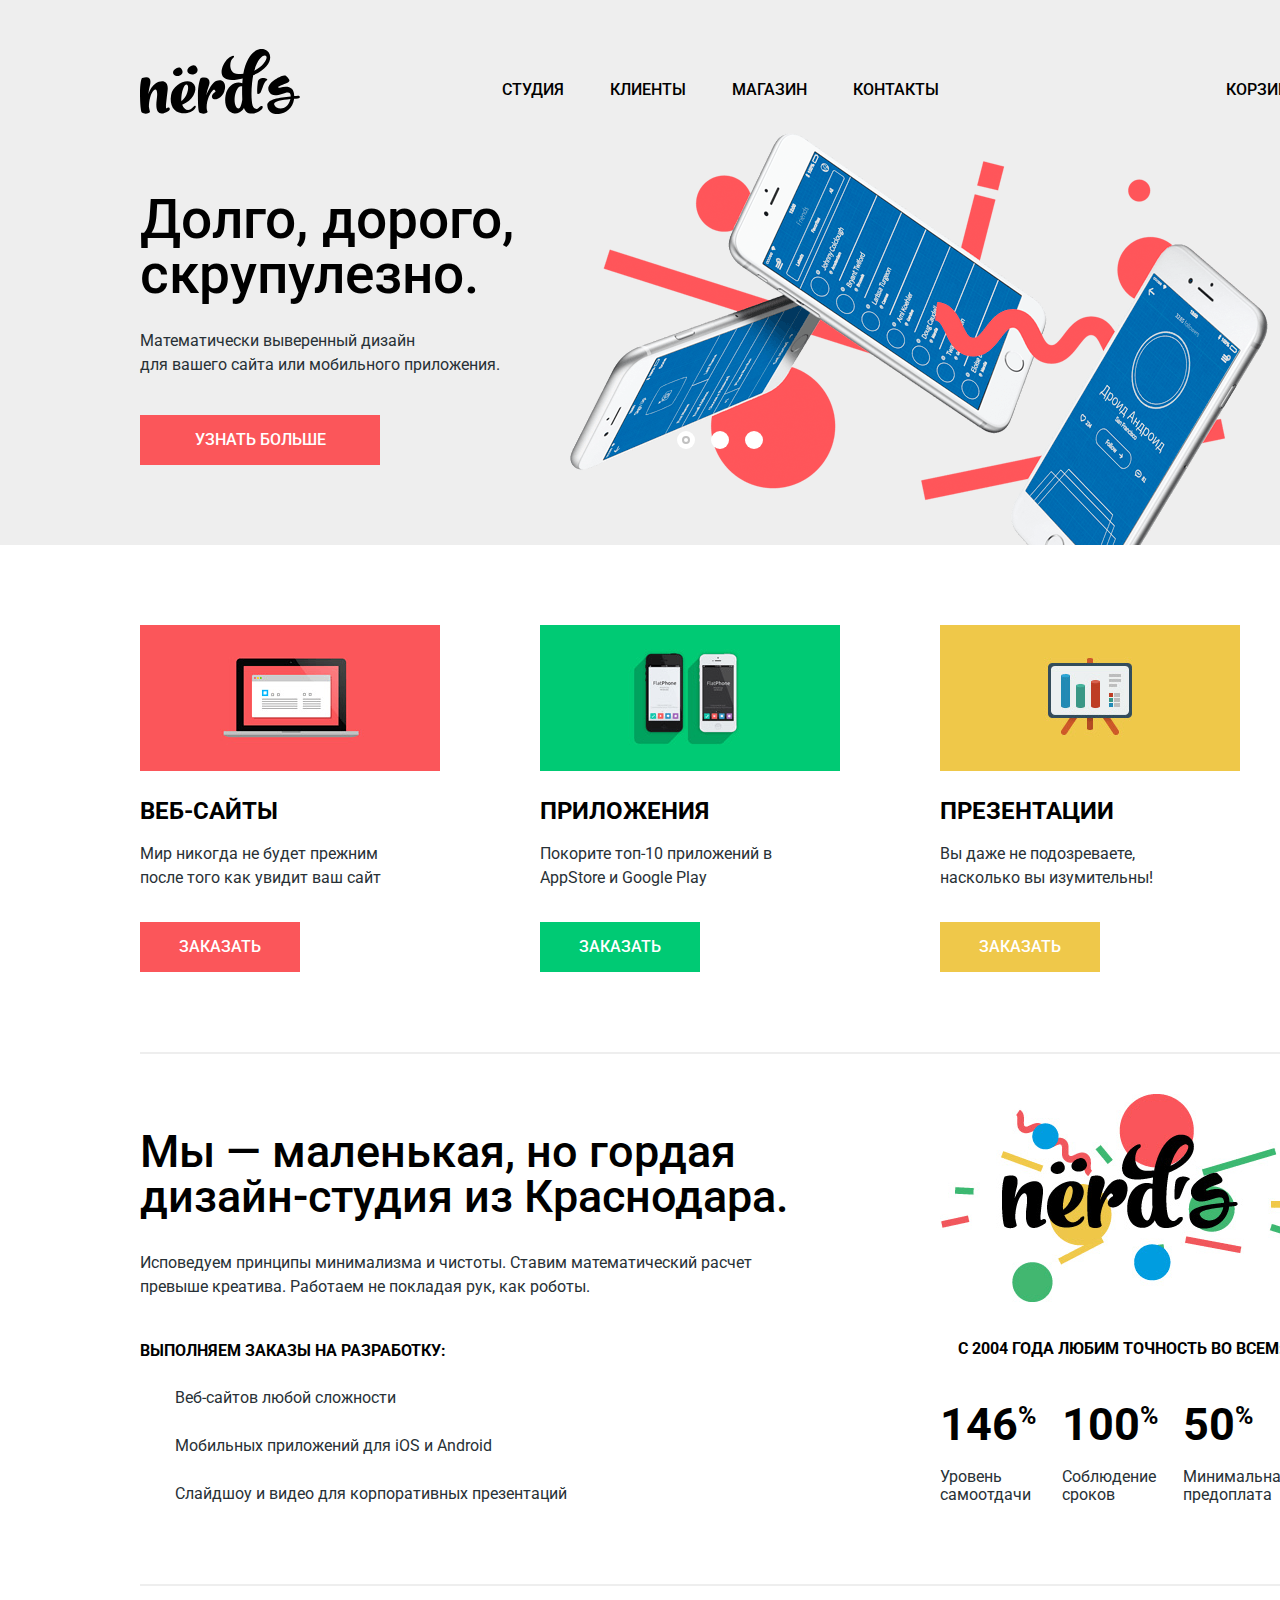
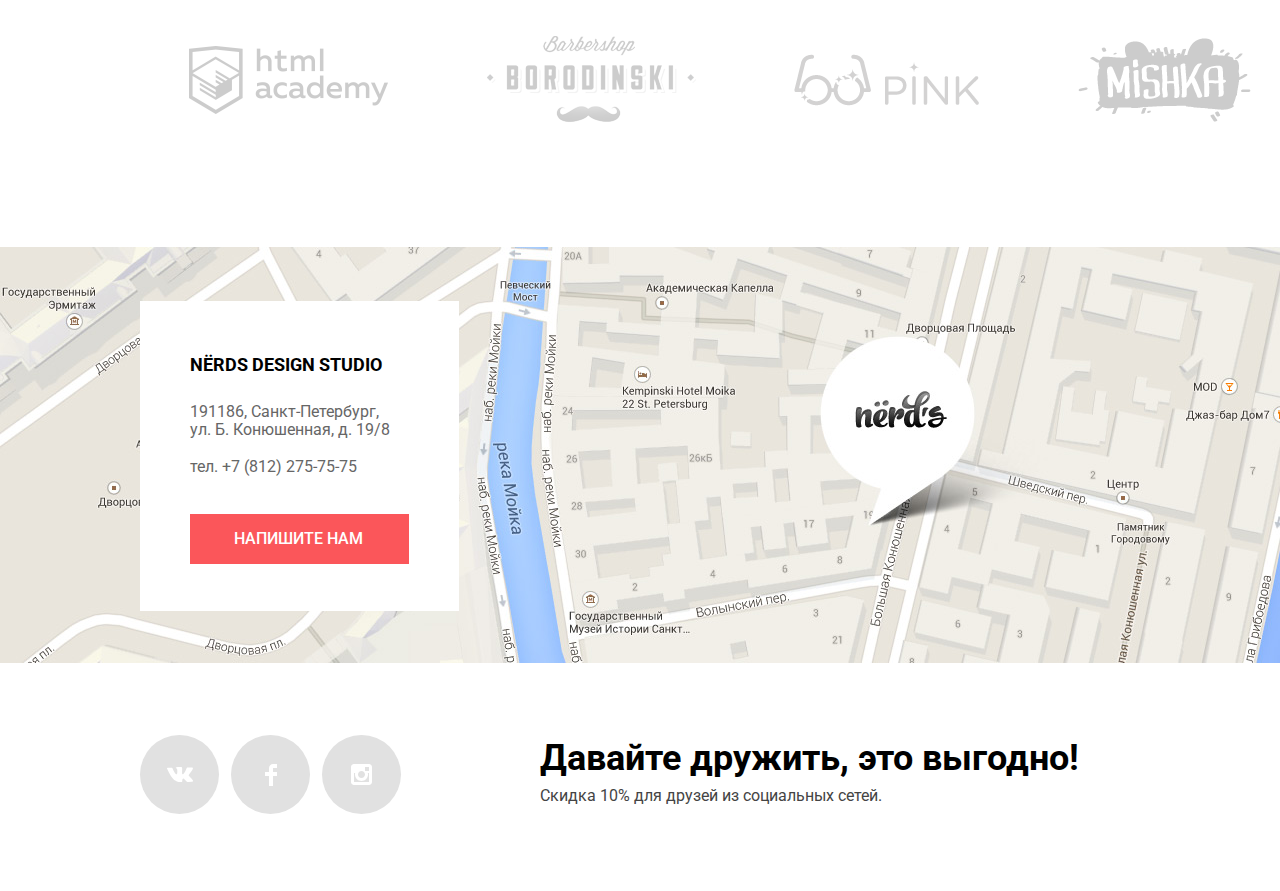
<file: index.html>
<!DOCTYPE html>
<html lang="ru">
	<head>
		<meta charset="utf-8">
		<link href="https://fonts.googleapis.com/css?family=Roboto:400,500,700" rel="stylesheet">
		<title>HTML Academy: Нёрдс</title>
		<link rel="stylesheet" href="css/main.css">

	</head>
	<body>

		<header class="main-header">
			<div class="container">
				<div class="header-column">
					<a class="header-logo">
						<svg version="1.1" id="Layer_1" xmlns="http://www.w3.org/2000/svg" xmlns:xlink="http://www.w3.org/1999/xlink" x="0px" y="0px" viewBox="0 0 160 65" width="160" height="65" 
						style="enable-background:new 0 0 160 65;" xml:space="preserve">
							<g>
								<path d="M157.9,49.4c-1.2,0.2-2.5,0.3-3.8,0.4c0,0.1,0,0.1,0,0.1c-2.4,17.4-26.2,20.2-26.8,6.6c-0.3-6.2,11.6-8,23.4-9.1
									c0.4-11.1-15.9,5.7-21.6-4.6c-5-9,14.6-17.9,16.7-16.1c6.4,5.6,3.4,6.6-1.4,8.3c-9.5,3.4-5.8,4.1-4.5,3.7c7.6-2.3,14.4-1,14.3,8.3
									c1.3-0.1,2.5-0.2,3.8-0.3C160.4,46.5,160.6,49.2,157.9,49.4z M150.4,50.1c-9.1,1-17,2.4-16.2,5.4C136,61.1,147.8,62.3,150.4,50.1z"
									/>
							</g>
							<g>
								<path d="M117.7,44.9c-0.7,0-0.7-6,0.1-11.7c1-7,11.9-3.4,9.1-1.9c-3,1.5-4.4,8.7-6.3,12.1C120,44.6,118,44.9,117.7,44.9z"/>
							</g>
							<g>
								<path d="M42.1,21c2.4,4.9-4.9,8.2-8.3,4.5c-1.4-1.6-0.8-4.6,2.6-6.2C38.1,18.5,40.5,17.7,42.1,21z"/>
							</g>
							<g>
								<path d="M57.1,18.9c2.6,5.3-5.4,8.9-9,4.9c-1.5-1.7-0.8-5,2.9-6.7C52.8,16.1,55.3,15.3,57.1,18.9z"/>
							</g>
							<g>
								<path d="M28.9,61.7C21,67,14.7,65.8,16.7,50.8c1.5-10.9-0.9-11.5-3.1-9.4c-2.8,2.7-4.6,9.7-4.7,16.4c0.3,1.7,0.6,3.3,1,4.8
									c0.3,1.6-4.9,3.3-8,1C0.8,62.8,0,54.9,0,44.1C0,35.3,1.2,29.2,2.2,29c8-2.2,9.3,1.3,7.6,8c-0.7,2.8-1.2,5.4-1.4,7.9
									c1.7-4.7,4.1-8.5,6.8-10.2c7.4-4.7,13.6-2.5,12.4,6.8c-2,16.6-2.2,18.8-0.4,17.5C29.5,57.5,30.9,60.3,28.9,61.7z"/>
							</g>
							<g>
								<path d="M55,59.6c-2.2,3.5-7.8,5.2-13.2,4.6C34,63.3,29.2,56.4,31.1,46c2-11.2,18.1-18.3,23.2-10.3c3.7,5.8-2.2,16-11.6,19.8
									c-0.2,0.1-0.3,0.1-0.5,0.2c2,5.2,6.6,7.5,11,2.4C55.3,55.7,56.8,56.7,55,59.6z M41.4,52.2c5.9-4.2,7.8-13.3,6.2-15.9
									c-1.7-2.7-5.1,1.5-6.2,11.7C41.2,49.5,41.2,50.9,41.4,52.2z"/>
							</g>
							<g>
								<path d="M83.1,45c-1.6,2.5-3.9,4.4-6,5.1c-2.4,0.7-5.2,0.1-5.2-2.7c0-1,0.9-3.4,3.6-4.7c-0.2-1.9-1.4-2.4-2.3-1.7
									c-3.3,2.6-7.4,12.3-6.4,19.2c0.1,0.2,0.1,0.3,0.1,0.5c0.2,0.6,0.3,1.2,0.6,1.9c0.6,1.6-4.9,3.3-8,1c-1.1-0.8-1.6-7-1.6-17.7
									c0-8.8,2-16.6,3-16.9c6.4-1.7,10.1,1.3,8.1,7.2c-1.2,3.4-2.2,6.8-2.8,10.4c2.5-6.7,6.5-12.9,9.8-14.5c5.9-2.9,10.1,1,8.9,7.8
									c-0.1,0.1-0.1,0.4-0.1,0.4c-0.1,0.6-0.6,2.3-0.4,1.7C83.9,43.7,83.5,44.3,83.1,45z"/>
							</g>
							<g>
								<path d="M113.2,26.2c-0.4,2.3-0.8,4.8-1.1,7.5c-1.1,10.1-0.6,19,0.6,23c0.7,2.1,3.5,4.9,6.1,2c2.8-3.2,6-1.3,2.2,2.4
									c-2.3,2.3-6.7,3.9-11,3.4c-3.1-0.4-5-2.4-6.1-5.5c-0.4,0.9-0.9,1.7-1.6,2.3c-2.1,2.2-4.7,3.4-8,3.1c-6.6-0.7-10.5-7.9-8.7-18.2
									c2-10.8,11.3-14.7,16.7-11.9c0.1-1.3,0.2-2.7,0.3-4.1c0.1-0.3,0.1-0.6,0.1-0.8c-1.6,0.3-3.2,0.7-5,1c-24,4-15.7-15.6-9.9-20.7
									c6.6-5.7,7.4-1.9,5.3-0.6c-3.7,2.4-5.3,15.9,5.2,15.9c1.7,0,3.3-0.1,5-0.3c3.3-18.3,13.3-27.2,21.4-24.3
									C133.7,3.8,132.8,18.1,113.2,26.2z M102.3,50.6c-0.2-3.5-0.2-7.5-0.2-11.6c0-0.5,0.1-1,0.1-1.5c-3.3-1.5-6.6,3.7-7.5,10.8
									c-0.9,8.4,2.8,12.8,4.9,10.8C101.2,57.4,102.1,52.2,102.3,50.6z M126.4,7.4c-1.8-2.6-8.3,0.6-12.1,14.3
									C123.8,17.2,127.6,9.3,126.4,7.4z"/>
							</g>
							</svg>

						<!-- <img src="img/nerds-logo.svg" alt="Логотип Нёрдс" width="160" height="65"> -->
					</a>
					<nav class="main-navigation">
						<ul class="site-navigation default-list">
							<li class="site-item">
								<a href="#">Студия</a>
							</li>
							<li class="site-item">
								<a href="#">Клиенты</a>
							</li>
							<li class="site-item">
								<a href="catalog.html">Магазин</a>
							</li>
							<li class="site-item">
								<a href="#">Контакты</a>
							</li>
						</ul>
						<ul class="cart-navigation default-list">
							<li class="cart-login">
								<a href="#">Корзина</a>
							</li>
						</ul>
					</nav>
				</div>
				<div class="header-title">
					<h1 class="visually-hidden">Дизайн-студия Нёрдс</h1>
				</div>
				<section class="features slider">
					<h2 class="visually-hidden">Наши достоинства</h2>
					<div class="slider-switches">
						<i class="switch-active">Первый</i>
						<i>Второй</i>
						<i>Третий</i>
					</div>
					<!-- <div class="slider-switches">
						<label for="slide1" class="slider-point" title="Первый">1</label>
						<label for="slide2" class="slider-point" title="Второй">2</label>
						<label for="slide3" class="slider-point" title="Третий">3</label>
						<input class="visually-hidden" type="radio" id="slide1" name="switch" checked>
						<input class="visually-hidden" type="radio" id="slide2" name="switch">
						<input class="visually-hidden" type="radio" id="slide3" name="switch">
					</div> -->
					<ul class="features-list default-list">
						<li class="features-item">
							<h3>Долго, дорого, скрупулезно.</h3>
							<p>Математически выверенный дизайн<br> для вашего сайта или мобильного приложения.</p>
							<a href="#" class="btn features-btn">Узнать больше</a>
						</li>
						<li class="features-item">
							<h3>Любим математику как никто другой</h3>
							<p>Никакого креатива, только математические zормулы для расчета идеальных пропорций</p>
							<a href="#" class="btn features-btn">Узнать больше</a>
						</li>
						<li class="features-item">
							<h3>Только ночь,<br> только хардкор</h3>
							<p>Работать днем, как все? Мы против этого.<br> Ближе к полуночи работа только начинается.</p>
							<a href="#" class="btn features-btn">Узнать больше</a>
						</li>
					</ul>
				</section>
			</div>
		</header>

		<main class="container">
			

			<section class="products">
				<h2 class="visually-hidden">Наши продукты</h2>
				<ul class="products-list default-list">
					<li class="products-item products-item1">
						<h3>Веб-сайты</h3>
						<p>Мир никогда не будет прежним после того как увидит ваш сайт</p>
						<a href="#">Заказать</a>
					</li>
					<li class="products-item products-item2">
						<h3>Приложения</h3>
						<p>Покорите топ-10 приложений в AppStore и Google Play</p>
						<a href="#">Заказать</a>
					</li>
					<li class="products-item products-item3">
						<h3>Презентации</h3>
						<p>Вы даже не подозреваете, насколько вы изумительны!</p>
						<a href="#">Заказать</a>
					</li>
				</ul>
			</section>
			<div class="about-column">
				<section class="about">
					<h2>Мы — маленькая, но гордая дизайн-студия из Краснодара.</h2>
					<p>Исповедуем принципы минимализма и чистоты. Ставим математический расчет превыше креатива. Работаем не покладая рук, как роботы.</p>
					<h3>Выполняем заказы на разработку:</h3>
					<ul class="about-works default-list">
						<li class="works-item">
							Веб-сайтов любой сложности
						</li>
						<li class="works-item">
							Мобильных приложений для iOS и Android
						</li>
						<li class="works-item">
							Слайдшоу и видео для корпоративных презентаций
						</li>
					</ul>
				</section>

				<section class="results">
					<h2 class="visually-hidden">Наши достижения</h2>
					<div class="results-column">
						<h3>С 2004 года Любим точность во всем:</h3>
						<table class="results-list">
							
							<tr>
								<td>146<sup>%</sup></td>
								<td>100<sup>%</sup></td>
								<td>50<sup>%</sup></td>
							</tr>
							<tr>
								<th>Уровень самоотдачи</th>
								<th>Соблюдение сроков</th>
								<th>Минимальная предоплата</th>
							</tr>
						</table>
					</div>
				</section>
			</div>
			<section class="clients">
				<h2 class="visually-hidden">Наши довольные клиенты</h2>
				<ul class="clients-list default-list">
					<li class="clients-item">
						<a href="#"><img src="img/logo-1.png" alt="Логотип HTML Academy" width="199" height="68"></a>
					</li>
					<li class="clients-item">
						<a href="#"><img src="img/logo-2.png" alt="Логотип Барбершоп Бородинский" width="209" height="90"></a>
					</li>
					<li class="clients-item">
						<a href="#"><img src="img/logo-3.png" alt="Логотип Pink" width="185" height="72"></a>
					</li>
					<li class="clients-item">
						<a href="#"><img src="img/logo-4.png" alt="Логотип Мишка" width="173" height="84"></a>
					</li>
				</ul>
			</section>
		</main>
		<footer class="main-footer">
			<section class="contacts">
				<h2 class="visually-hidden"> Как нас найти</h2>
				<div class="contacts-map">
					<img src="img/map-marker.jpg" alt="Мы находимся по адресу 191186, Санкт-Петербург, ул. Б. Конюшенная, д. 19/8" width="1440" height="416">
				</div>
				<section class="contacts-form">
					<h3>Nёrds design studio</h3>
					<p class="feedback-address">191186, Санкт-Петербург,<br>
					ул. Б. Конюшенная, д. 19/8</p>
					<p class="feedback-tel">тел. +7 (812) 275-75-75</p>
					<div class="contacts-btn">
						<a class="btn feedback-btn" href="feedback.html" title="Отправить сообщение">Напишите нам</a>
					</div>
					<!-- <button class="btn feedback-btn" type="button" title="">Напишите нам</button> -->
				</section>
			</section>
			<div class="container footer-column">
				<ul class="footer-social default-list">
					<li>
						<a href="#" class="social-btn social-btn-vk">
							<span class="visually-hidden">ВКонтакте</span>
							<svg version="1.1" id="Layer_vk" xmlns="http://www.w3.org/2000/svg" xmlns:xlink="http://www.w3.org/1999/xlink" x="0px" y="0px" viewBox="0 0 26 15" style="enable-background:new 0 0 26 15;" xml:space="preserve" width="26" heght="15"  x="50%" y="50%">
								<path fill="#ffffff" d="M16.1,11.5c1-0.3,2.2,2,3.5,2.9c1,0.7,1.7,0.5,1.7,0.5l3.5-0.1c0,0,1.8-0.1,1-1.6c-0.1-0.1-0.5-1.1-2.6-3
								c-2.2-2-1.9-1.7,0.7-5.2c1.6-2.2,2.2-3.5,2-4c-0.2-0.5-1.4-0.4-1.4-0.4l-3.9,0c-0.4,0-0.7,0.1-0.9,0.5c0,0-0.6,1.7-1.4,3.1
								c-1.7,3-2.4,3.1-2.7,3c-0.7-0.4-0.5-1.7-0.5-2.7c0-2.9,0.4-4.1-0.8-4.4C13.9,0.1,13.6,0,12.5,0c-1.4,0-2.6,0-3.2,0.3
								C8.8,0.6,8.5,1,8.7,1.1c0.3,0,0.8,0.2,1.2,0.6c0.4,0.6,0.4,1.8,0.4,1.8s0.2,3.4-0.5,3.8C9.2,7.6,8.4,7,6.9,4.3
								C6.1,2.9,5.5,1.3,5.5,1.3S5.4,1.1,5.2,0.9C4.9,0.7,4.6,0.7,4.6,0.7l-3.7,0c0,0-0.6,0-0.8,0.3c-0.2,0.2,0,0.7,0,0.7S3,8.5,6.3,12
								c3,3.2,6.5,3,6.5,3h1.6c0,0,0.5-0.1,0.7-0.3c0.2-0.2,0.2-0.7,0.2-0.7S15.2,11.8,16.1,11.5z"/>
							</svg>
						</a>
					</li>
					<li>
						<a href="#" class="social-btn social-btn-fb">
							<span class="visually-hidden">Фейсбук</span>
							<svg version="1.1" id="Layer_2" xmlns="http://www.w3.org/2000/svg" xmlns:xlink="http://www.w3.org/1999/xlink" x="0px" y="0px"
	 						width="12px" height="22px" viewBox="0 0 12 22" enable-background="new 0 0 12 22" xml:space="preserve">
								<path fill="#FFFFFF" d="M12,4V0H8C5.791,0,4,1.791,4,4v4H0v4h4v10h4V12h4V8H8V4H12z"/>
							</svg>
						</a>
					</li>
					<li>
						<a href="#" class="social-btn social-btn-ig">
							<span class="visually-hidden">Инстаграм</span>
							<svg enable-background="new 0 0 21 21" height="21" viewBox="0 0 21 21" width="21" xmlns="http://www.w3.org/2000/svg">
								<path d="m18 0h-15c-1.65 0-3 1.35-3 3v15c0 1.65 1.35 3 3 3h15c1.65 0 3-1.35 3-3v-15c0-1.65-1.35-3-3-3zm-7.5 7c1.93 0 3.5 1.57 3.5 3.5s-1.57 3.5-3.5 3.5-3.5-1.57-3.5-3.5 1.57-3.5 3.5-3.5zm7.5 11h-15v-9h1.181c-.114.482-.181.983-.181 1.5 0 3.59 2.91 6.5 6.5 6.5s6.5-2.91 6.5-6.5c0-.517-.066-1.018-.181-1.5h1.181zm0-11h-4v-4h4z" fill="#fff"/></svg>
						</a>
					</li>
				</ul>
				<div class="footer-offer">
					<p>
						<b>Давайте дружить, это выгодно!</b>
					</p>
					<p>
						Скидка 10% для друзей из социальных сетей.
					</p>
				</div>

			</div>
		</footer>

		<script></script>
	</body>
</html>
</file>
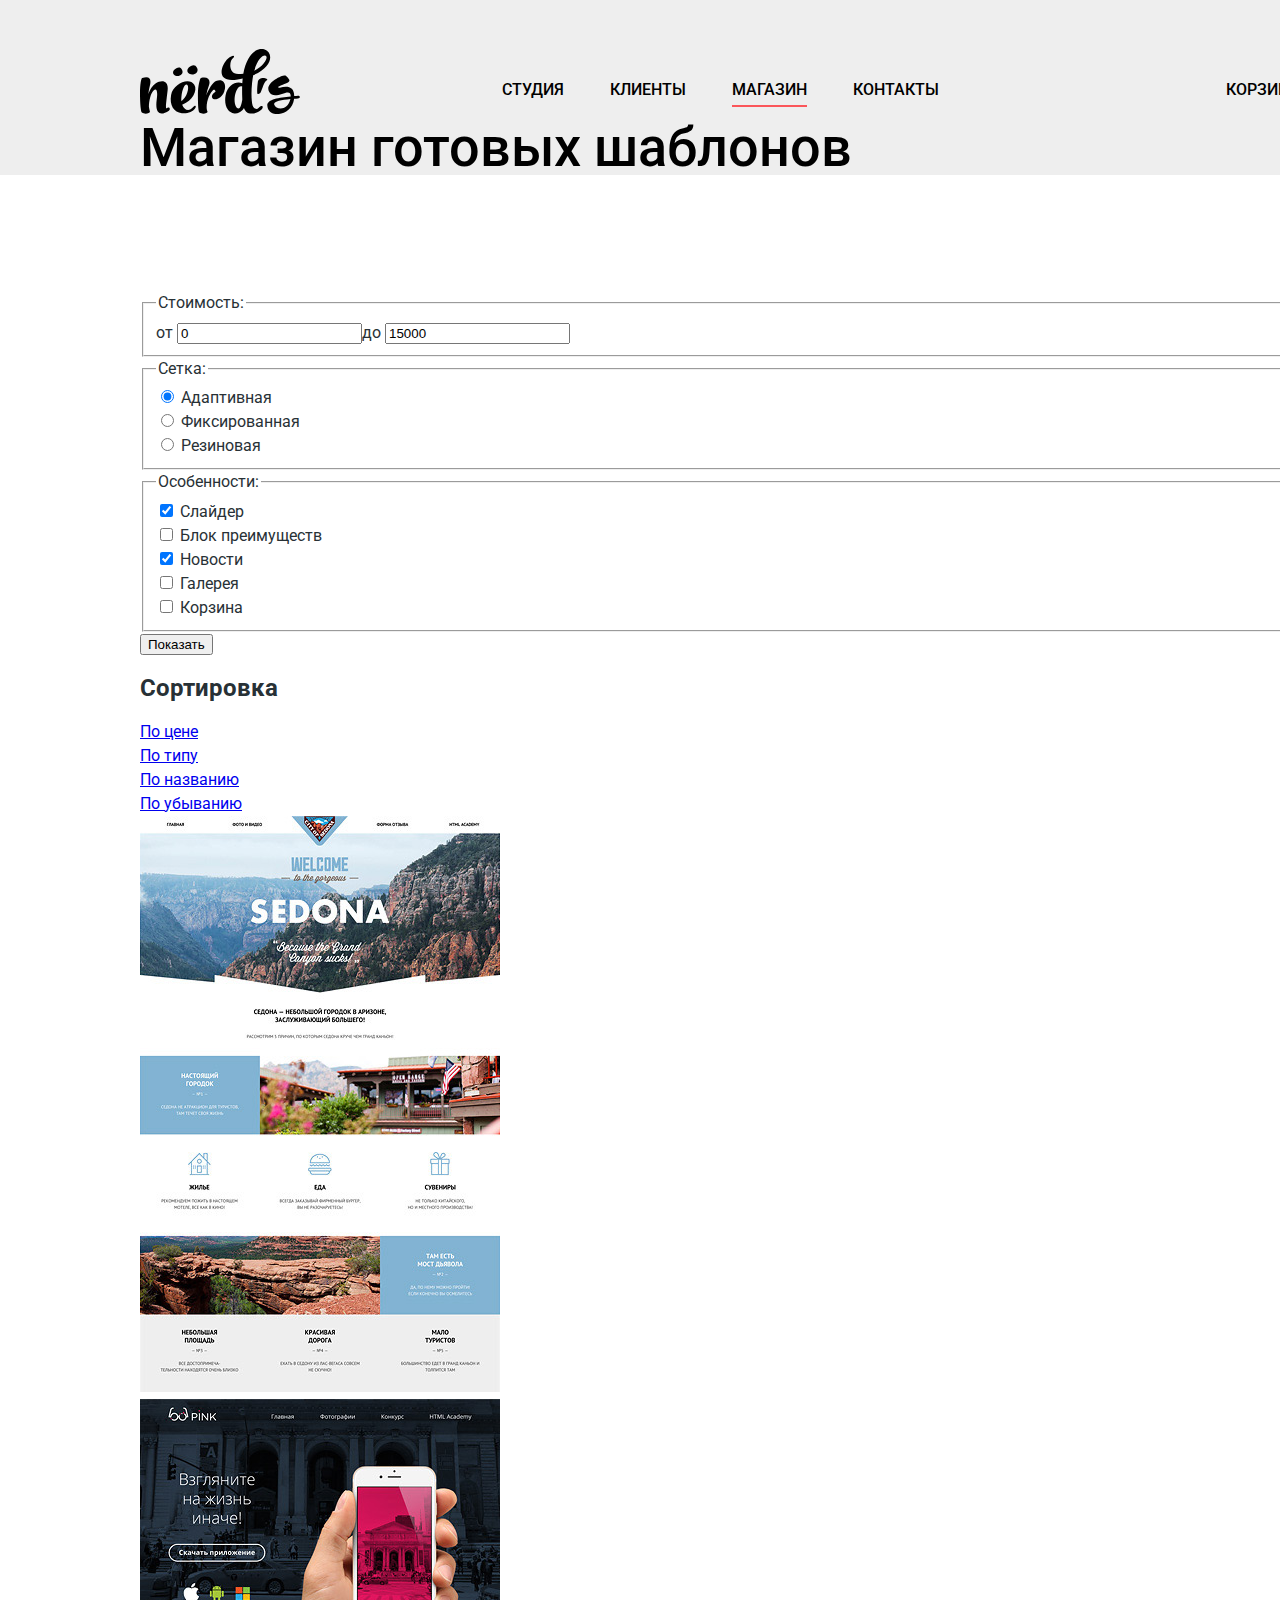
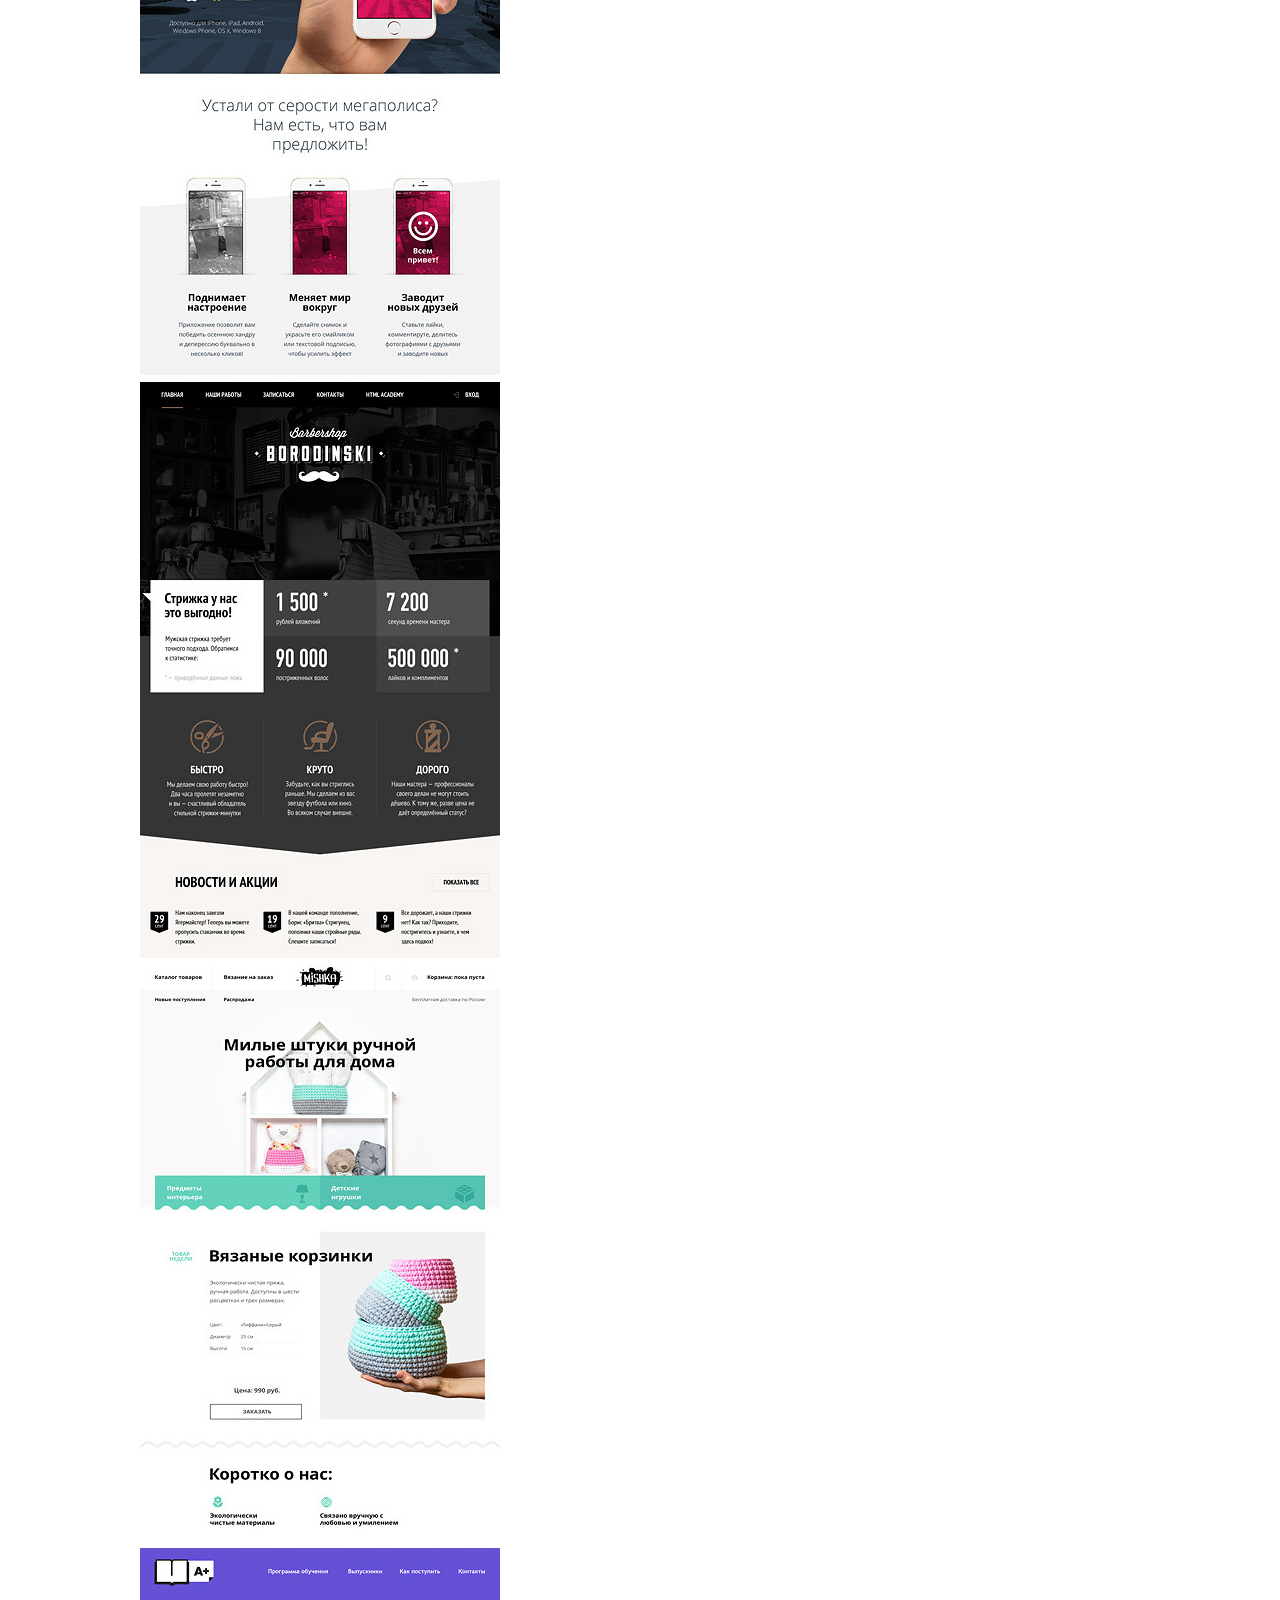
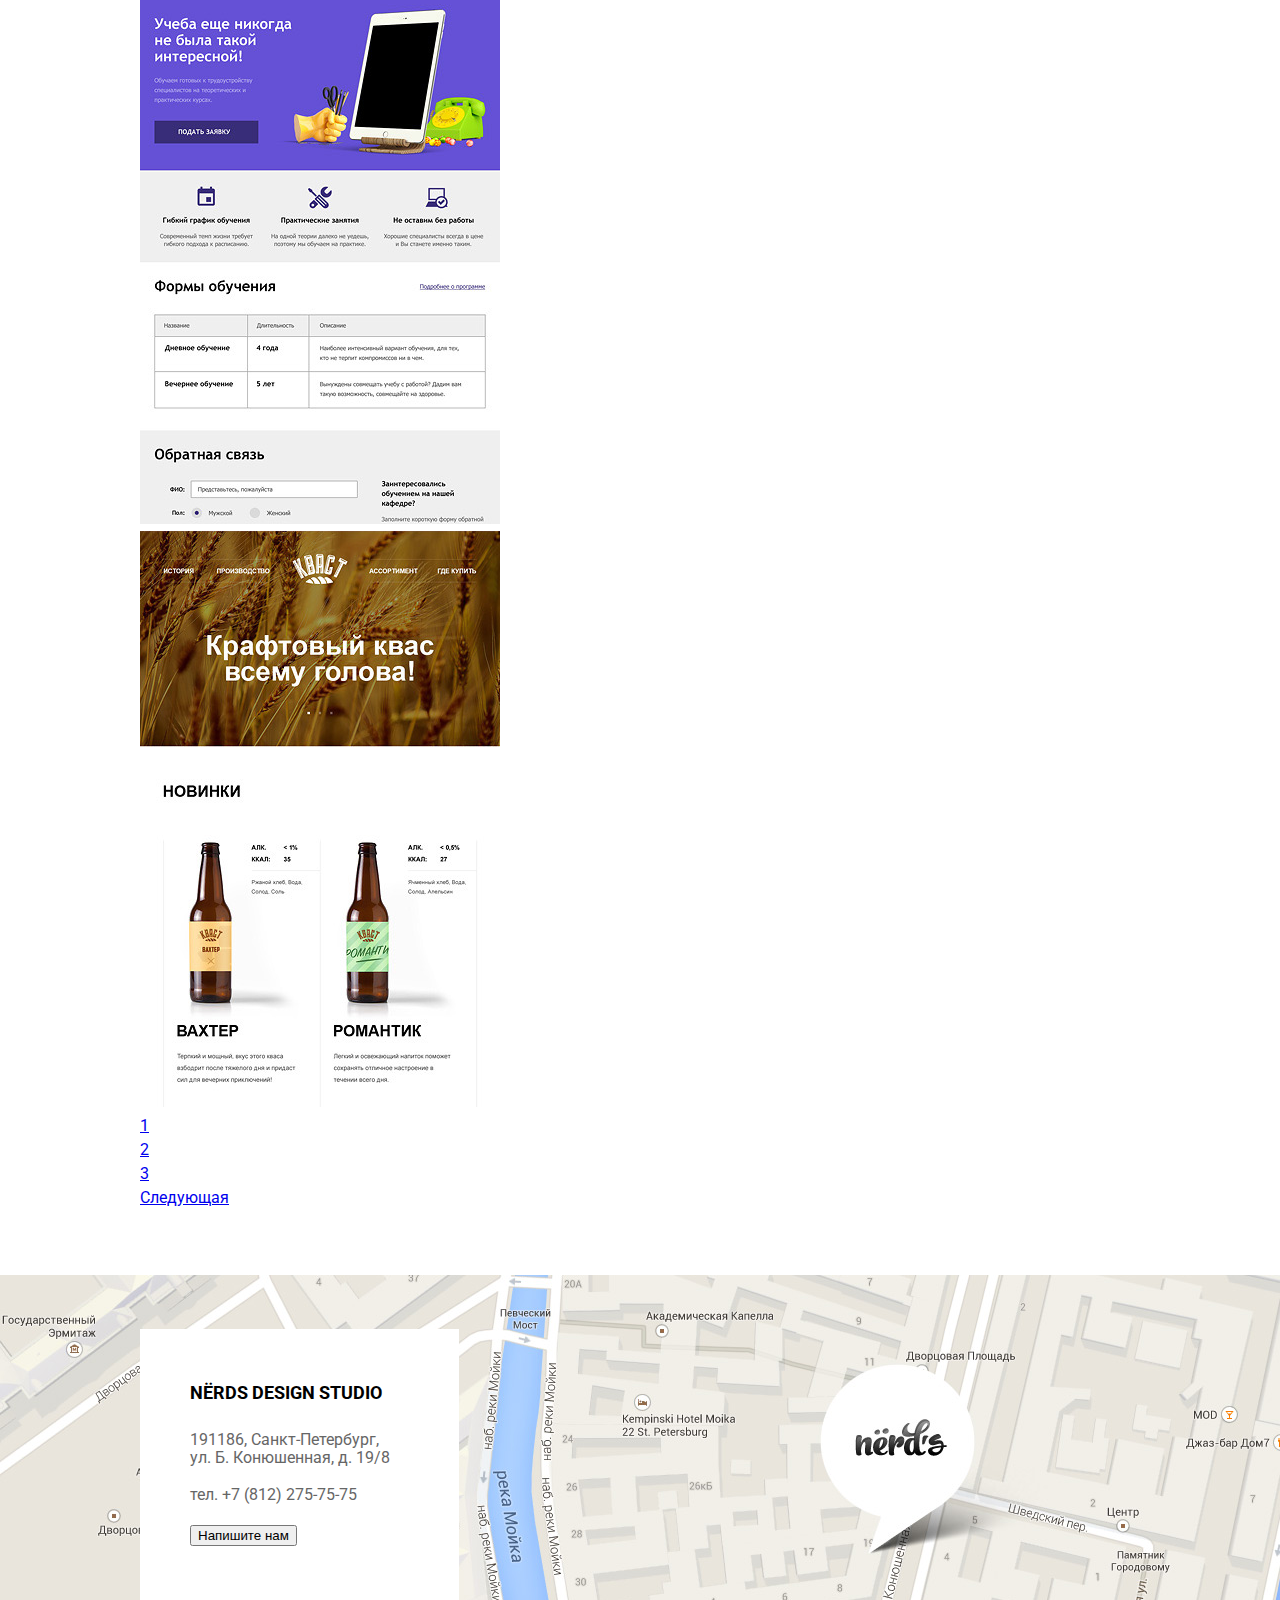
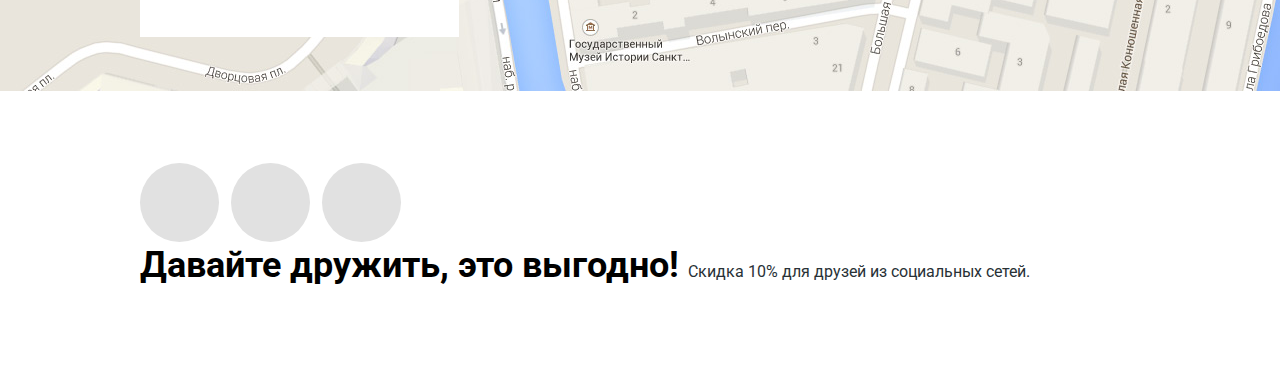
<file: catalog.html>
<!DOCTYPE html>
<html lang="ru">
	<head>
		<meta charset="utf-8">
		<link href="https://fonts.googleapis.com/css?family=Roboto:400,500,700" rel="stylesheet">
		<title>HTML Academy: Нёрдс</title>
		<link rel="stylesheet" href="css/main.css">

	</head>
	<body class="inner-page">

		<header class="main-header">
			<div class="container">
				<div class="header-column">
					<a href="index.html" class="header-logo">
						<svg version="1.1" id="Layer_1" xmlns="http://www.w3.org/2000/svg" xmlns:xlink="http://www.w3.org/1999/xlink" x="0px" y="0px" viewBox="0 0 160 65" width="160" height="65" 
						style="enable-background:new 0 0 160 65;" xml:space="preserve">
							<g>
								<path d="M157.9,49.4c-1.2,0.2-2.5,0.3-3.8,0.4c0,0.1,0,0.1,0,0.1c-2.4,17.4-26.2,20.2-26.8,6.6c-0.3-6.2,11.6-8,23.4-9.1
									c0.4-11.1-15.9,5.7-21.6-4.6c-5-9,14.6-17.9,16.7-16.1c6.4,5.6,3.4,6.6-1.4,8.3c-9.5,3.4-5.8,4.1-4.5,3.7c7.6-2.3,14.4-1,14.3,8.3
									c1.3-0.1,2.5-0.2,3.8-0.3C160.4,46.5,160.6,49.2,157.9,49.4z M150.4,50.1c-9.1,1-17,2.4-16.2,5.4C136,61.1,147.8,62.3,150.4,50.1z"
									/>
							</g>
							<g>
								<path d="M117.7,44.9c-0.7,0-0.7-6,0.1-11.7c1-7,11.9-3.4,9.1-1.9c-3,1.5-4.4,8.7-6.3,12.1C120,44.6,118,44.9,117.7,44.9z"/>
							</g>
							<g>
								<path d="M42.1,21c2.4,4.9-4.9,8.2-8.3,4.5c-1.4-1.6-0.8-4.6,2.6-6.2C38.1,18.5,40.5,17.7,42.1,21z"/>
							</g>
							<g>
								<path d="M57.1,18.9c2.6,5.3-5.4,8.9-9,4.9c-1.5-1.7-0.8-5,2.9-6.7C52.8,16.1,55.3,15.3,57.1,18.9z"/>
							</g>
							<g>
								<path d="M28.9,61.7C21,67,14.7,65.8,16.7,50.8c1.5-10.9-0.9-11.5-3.1-9.4c-2.8,2.7-4.6,9.7-4.7,16.4c0.3,1.7,0.6,3.3,1,4.8
									c0.3,1.6-4.9,3.3-8,1C0.8,62.8,0,54.9,0,44.1C0,35.3,1.2,29.2,2.2,29c8-2.2,9.3,1.3,7.6,8c-0.7,2.8-1.2,5.4-1.4,7.9
									c1.7-4.7,4.1-8.5,6.8-10.2c7.4-4.7,13.6-2.5,12.4,6.8c-2,16.6-2.2,18.8-0.4,17.5C29.5,57.5,30.9,60.3,28.9,61.7z"/>
							</g>
							<g>
								<path d="M55,59.6c-2.2,3.5-7.8,5.2-13.2,4.6C34,63.3,29.2,56.4,31.1,46c2-11.2,18.1-18.3,23.2-10.3c3.7,5.8-2.2,16-11.6,19.8
									c-0.2,0.1-0.3,0.1-0.5,0.2c2,5.2,6.6,7.5,11,2.4C55.3,55.7,56.8,56.7,55,59.6z M41.4,52.2c5.9-4.2,7.8-13.3,6.2-15.9
									c-1.7-2.7-5.1,1.5-6.2,11.7C41.2,49.5,41.2,50.9,41.4,52.2z"/>
							</g>
							<g>
								<path d="M83.1,45c-1.6,2.5-3.9,4.4-6,5.1c-2.4,0.7-5.2,0.1-5.2-2.7c0-1,0.9-3.4,3.6-4.7c-0.2-1.9-1.4-2.4-2.3-1.7
									c-3.3,2.6-7.4,12.3-6.4,19.2c0.1,0.2,0.1,0.3,0.1,0.5c0.2,0.6,0.3,1.2,0.6,1.9c0.6,1.6-4.9,3.3-8,1c-1.1-0.8-1.6-7-1.6-17.7
									c0-8.8,2-16.6,3-16.9c6.4-1.7,10.1,1.3,8.1,7.2c-1.2,3.4-2.2,6.8-2.8,10.4c2.5-6.7,6.5-12.9,9.8-14.5c5.9-2.9,10.1,1,8.9,7.8
									c-0.1,0.1-0.1,0.4-0.1,0.4c-0.1,0.6-0.6,2.3-0.4,1.7C83.9,43.7,83.5,44.3,83.1,45z"/>
							</g>
							<g>
								<path d="M113.2,26.2c-0.4,2.3-0.8,4.8-1.1,7.5c-1.1,10.1-0.6,19,0.6,23c0.7,2.1,3.5,4.9,6.1,2c2.8-3.2,6-1.3,2.2,2.4
									c-2.3,2.3-6.7,3.9-11,3.4c-3.1-0.4-5-2.4-6.1-5.5c-0.4,0.9-0.9,1.7-1.6,2.3c-2.1,2.2-4.7,3.4-8,3.1c-6.6-0.7-10.5-7.9-8.7-18.2
									c2-10.8,11.3-14.7,16.7-11.9c0.1-1.3,0.2-2.7,0.3-4.1c0.1-0.3,0.1-0.6,0.1-0.8c-1.6,0.3-3.2,0.7-5,1c-24,4-15.7-15.6-9.9-20.7
									c6.6-5.7,7.4-1.9,5.3-0.6c-3.7,2.4-5.3,15.9,5.2,15.9c1.7,0,3.3-0.1,5-0.3c3.3-18.3,13.3-27.2,21.4-24.3
									C133.7,3.8,132.8,18.1,113.2,26.2z M102.3,50.6c-0.2-3.5-0.2-7.5-0.2-11.6c0-0.5,0.1-1,0.1-1.5c-3.3-1.5-6.6,3.7-7.5,10.8
									c-0.9,8.4,2.8,12.8,4.9,10.8C101.2,57.4,102.1,52.2,102.3,50.6z M126.4,7.4c-1.8-2.6-8.3,0.6-12.1,14.3
									C123.8,17.2,127.6,9.3,126.4,7.4z"/>
							</g>
						</svg>
					</a>
					<nav class="main-navigation">
						<ul class="site-navigation default-list">
							<li class="site-item">
								<a href="#">Студия</a>
							</li>
							<li class="site-item">
								<a href="#">Клиенты</a>
							</li>
							<li class="site-item  site-item-current">
								<a>Магазин</a>
							</li>
							<li class="site-item">
								<a href="#">Контакты</a>
							</li>
						</ul>
						<ul class="cart-navigation default-list">
							<li class="cart-login">
								<a href="#">Корзина</a>
							</li>
						</ul>
					</nav>
				</div>
				<div class="header-title">
					<h1 >Магазин готовых шаблонов</h1>
				</div>
			</div>
		</header>

		<main class="container">
			
			<section class="filters">
				<h2 class="visually-hidden">Фильтры каталога шаблонов</h2>
				<form class="filters-form" action="https://echo.htmlacademy.ru" method="post">
					<fieldset class="filters-price">
						<legend>
							Стоимость:
						</legend>
						<div class="range-controls">
							<div class="scale">
								<div class="bar">
									
								</div>
							</div>
							<div class="toggle toggle-min" tabindex="0"></div>
							<div class="toggle toggle-max" tabindex="0"></div>
						</div>
						<div class="price-controls">
							<label class="min-price">от <input name="min-price" type="text" value="0"></label><label class="max-price">до <input name="max-price" type="text" value="15000"></label>
						</div>
					</fieldset>
					<fieldset class="filters-grid">
						<legend>
							Сетка:
						</legend>
						<ul class="default-list">
							<li>
								<input class="grid-radio" id="grid-radio1" type="radio" name="grid-radio" value="adaptive" checked>
								<label for="grid-radio1">Адаптивная</label>
							</li>
							<li>
								<input class="grid-radio" id="grid-radio2" type="radio" name="grid-radio" value="fixed">
								<label for="grid-radio2">Фиксированная</label>
							</li>
							<li>
								<input class="grid-radio" id="grid-radio3" type="radio" name="grid-radio" value="fluid">
								<label for="grid-radio3">Резиновая</label>
							</li>
						</ul>
					</fieldset>
					<fieldset class="filters-features">
						<legend>
							Особенности:
						</legend>
						<ul class="default-list">
							<li>
								<input class="features-checkbox" id="features-checkbox1" type="checkbox" name="features-checkbox" value="slider" checked>
								<label for="features-checkbox1">Слайдер</label>
							</li>
							<li>
								<input class="features-checkbox" id="features-checkbox2" type="checkbox" name="features-checkbox" value="features-block">
								<label for="features-checkbox2">Блок преимуществ</label>
							</li>
							<li>
								<input class="features-checkbox" id="features-checkbox3" type="checkbox" name="features-checkbox" value="news" checked>
								<label for="features-checkbox3">Новости</label>
							</li>
							<li>
								<input class="features-checkbox" id="features-checkbox4" type="checkbox" name="features-checkbox" value="gallery">
								<label for="features-checkbox4">Галерея</label>
							</li>
							<li>
								<input class="features-checkbox" id="features-checkbox5" type="checkbox" name="features-checkbox" value="cart">
								<label for="features-checkbox5">Корзина</label>
							</li>
						</ul>
					</fieldset>
					<button class="btn filters-btn">Показать</button>
				</form>
				
			</section>
			<section class="sorting">

				<h2>Сортировка</h2>
				<ul class="sorting-list default-list">
					<li class="sorting-item">
						<a href="#">По цене</a>
					</li>
					<li class="sorting-item">
						<a href="#">По типу</a>
					</li>
					<li class="sorting-item">
						<a href="#">По названию</a>
					</li>
				</ul>
				<div class="sorting-controls">
					<a href="#" class="icon-up-dir visually-hidden current">По возрастанию</a>
					<a href="#" class="icon-down-dir">По убыванию</a>
				</div>
			</section>
			<section class="catalog">
				<h2 class="visually-hidden">Каталог готовых шаблонов</h2>
				<ul class="catalig-list default-list">
					<li class="catalog-item" >
						<img src="img/img-sedona.jpg" alt="Шаблон Sedona">
					</li>
					<li class="catalog-item">
						<img src="img/img-pink.jpg" alt="Шаблон Pink">
					</li>
					<li class="catalog-item">
						<img src="img/img-barbershop.jpg" alt="Шаблон Барбершоп Бородинский">
					</li>
					<li class="catalog-item">
						<img src="img/img-mishka.jpg" alt="Шаблон Мишка">
					</li>
					<li class="catalog-item">
						<img src="img/img-aplus.jpg" alt="Шаблон Aplus">
					</li>
					<li class="catalog-item">
						<img src="img/img-kvast.jpg" alt="Шаблон Кваст">
					</li>
				</ul>
			</section>
			<div class="pagination-block">
				<ul class="pagination-list default-list">
					<li class="pagination-item current">
						<a href="#">1</a>
					</li>
					<li class="pagination-item">
						<a href="#">2</a>
					</li>
					<li class="pagination-item">
						<a href="#">3</a>
					</li>
					<li class="pagination-item">
						<a href="#">Следующая</a>
					</li>
				</ul>
			</div>
		</main>


		<footer class="main-footer">
			<section class="contacts">
				<h2 class="visually-hidden"> Как нас найти</h2>
				<div class="contacts-map">
					<img src="img/map-marker.jpg" alt="Мы находимся по адресу 191186, Санкт-Петербург, ул. Б. Конюшенная, д. 19/8" width="1440" height="416">
				</div>
				<section class="contacts-form">
					<h3>Nёrds design studio</h3>
					<p class="feedback-address">191186, Санкт-Петербург,<br>
					ул. Б. Конюшенная, д. 19/8</p>
					<p class="feedback-tel">тел. +7 (812) 275-75-75</p>
					<button class="btn feedback-btn" type="button" title="">Напишите нам</button>
				</section>
			</section>
			<div class="container">
				<ul class="footer-social default-list">
					<li>
						<a href="#" class="social-btn social-btn-vk">
							<span class="visually-hidden">ВКонтакте</span>
							<!-- <svg></svg> -->
						</a></li>
					<li><a href="#" class="social-btn social-btn-fb">
							<span class="visually-hidden">Фейсбук</span>
							<!-- <svg></svg> -->
						</a></li>
					<li><a href="#" class="social-btn social-btn-ig">
							<span class="visually-hidden">Инстаграм</span>
							<!-- <svg></svg> -->
						</a></li>
				</ul>
				<p class="footer-offer">
					<b>
						Давайте дружить, это выгодно!
					</b>
					Скидка 10% для друзей из социальных сетей.
				</p>

			</div>
		</footer>

		<script></script>
	</body>
</html>
</file>
<file: css/main.css>
body {
	min-width: 1440px;
	margin: 0;
	padding: 0;

	font-family: "Roboto", "Arial", sans-serif;
	font-size: 16px;
	line-height: 24px;
	font-weight: 400;
	color: #283136;
/*	background-color: #d3d3d3;*/
}

.container {
	display: block;
	width: 1160px;
	margin: 0 auto;
	padding: 0 20px;
	/*outline: 1px solid blue; /*Временно*/
	/*background: #000;*/
}

.visually-hidden {
	position: absolute;
	width: 1px;
	height: 1px;
	margin: -1px;
	border: 0;
	padding: 0;
	clip: rect(0 0 0 0);
	overflow: hidden;
	-webkit-clip-path: inset(100%);
			clip-path: inset(100%);
}

img {
	max-width: 100%;
	height: auto;
}

.default-list {
	list-style: none;
	margin: 0;
	padding: 0;
}


/*---------------Шапка--------------*/

.inner-page h1 {
	margin: 0;
	font-size: 54px;
	line-height: 54px;
	font-weight: 500;
	color: #000000;
	background-color: #eeeeee;
	margin-bottom: 116px;

}

.main-header {
	padding-top: 49px;
	background: #eeeeee;
	/*padding-bottom: 80px;*/

}
.header-column {
	display: flex;
	justify-content: space-between;
	align-items: flex-start;
}

.main-navigation {
	padding-top: 26px;
	display: flex;
	flex-wrap: wrap;
	background-color: #eeeeee;
	width: 800px;
	justify-content: space-between;
	/*outline: 2px dotted red; /*Временно*/
}

.site-navigation {
	max-width: 640px;
	display: flex;
	flex-wrap: wrap;
	/*outline: 2px dotted yellow; /*Временно*/
}
.main-navigation a {
	display: block;
	text-decoration: none;
	color: #000000;
	font-size: 16px;
	line-height: 30px;
	font-weight: 500;
	text-transform: uppercase;
	margin-right: 46px;
}

.main-navigation a[href]:hover {
	color: #fb565a;
}

.main-navigation a[href]:active {
	color: rgba(0, 0, 0, 0.3);
}

.site-item-current a::after {
	content: "";
	display: block;
	background-color: #fb565a;
	height: 2px;
}

.cart-login {
	max-width: 140px;
	/*outline: 2px dotted green; /*Временно*/

}

.cart-login a {
	margin: 0;
}

.header-logo {
	margin-right: 202px;
}
.header-logo[href]:hover path {
	fill: #303030;
}

.header-logo[href]:active path {
	fill: #a6a6a6;
}

.features h3 {
	margin: 0;
	font-size: 55px;
	line-height: 55px;
	font-weight: 500;
	color: #000000;
	max-width: 600px;
	margin-bottom: 27px;
}

.features p {
	margin: 0;
	max-width: 430px;
	margin-bottom: 38px;
}

.features a {
	box-sizing: border-box;
	display: inline-block;
	text-decoration: none;
	color: #ffffff;
	font-size: 16px;
	line-height: 18px;
	font-weight: 500;
	width: 240px;
	padding: 16px 45px;
	text-align: center;
	text-transform: uppercase;
	background-color: #fb565a;

}

.features a:hover {
	background-color: #e74246;
}

.features a:active {
	background-color: #d7373b;
	color: rgba(255, 255, 255, 0.3);
	box-shadow: inset 0px 3px 0 0 rgba(0, 1, 1, 0.1);
}

.features-item {
	display: none;
	padding-bottom: 80px;
	padding-top: 71px;
}

.features-item:nth-child(1) {
	display: block;
}

.features-item:nth-child(1) {
	background-image: url(../img/slide1.png);
	background-repeat: no-repeat;
	background-position: 93% 12px;
}

.features-item:nth-child(2) {
	background-image: url(../img/slide2.png);
	background-repeat: no-repeat;
	background-position: 100% 0;
}

.features-item:nth-child(3) {
	background-image: url(../img/slide3.png);
	background-repeat: no-repeat;
	background-position: 100% 20px;
}

.slider {
	position: relative;

}

.slider-switches {
	position: absolute;
	left: 50%;
	bottom: 104px;
	z-index: 100;
	width: 160px;
	height: 18px;
	text-align: center;
	font-size: 0;
	transform: translateX(-50%);
}

.slider-switches i {       /*подложка для переключателей слайдера*/
	position: relative;
	display: inline-block;
	width: 18px;
	height: 18px;
	border-radius: 50%;
	cursor: pointer;
	padding: 8px;
}

.slider-switches i::after {
	content: "";
	width: 18px;
	height: 18px;
	background: #ffffff;
	border-radius: 50%;

	position: absolute;
	top: 8px;
	left: 8px;
	z-index: 1;
}

.slider-switches .switch-active::before {
	content: "";
	position: absolute;
	left: 50%;
	top: 50%;
	z-index: 2;
	width: 4px;
	height: 4px;
	margin: -4px;
	background-color: inherit;
	border: 2px solid #c1c1c1;
	border-radius: 50%;
}

/*          Переключение слайдера на CSS   */


/*---------------Главная страница-------------*/

.products {
	display: block;
}

.products-list {
	display: flex;
	flex-wrap: wrap;
	/*justify-content: space-between;*/
	padding-top: 80px;
	margin-bottom: 40px;
	margin-left: -100px;
}

.products h3 {
	margin: 0;
	font-size: 24px;
	line-height: 30px;
	font-weight: 700;
	color: #000000;
	text-transform: uppercase;
	background-color: #ffffff;
	margin-bottom: 16px;
}

.products p {
	margin: 0;
	width: 260px;
	margin-bottom: 32px;

}

.products a {
	display: inline-block;
	text-decoration: none;
	font-size: 16px;
	line-height: 18px;
	font-weight: 500;
	padding: 16px 39px;
	text-transform: uppercase;
}

.products-item h3::before {
	content: "";
	display: block;
	width: 300px;
	height: 146px;
	margin-bottom: 25px;
}

.products-item1 h3::before {
	background: url(../img/figure-1.png); 
}

.products-item2 h3::before {
	background-image: url(../img/figure-2.png); 
}

.products-item3 h3::before {
	background-image: url(../img/figure-3.png); 
}

.products-item {
	margin-left: 100px;
	margin-bottom: 40px;
}

.products-item1 a {
	color: #ffffff;
	background-color: #fb565a;
}

.products-item1 a:hover {
	color: #ffffff;
	background-color: #e74246;
}

.products-item1 a:active {
	color: rgba(255, 255, 255, 0.3);
	background-color: #d7373b;
	box-shadow: inset 0px 3px 0 0 rgba(0, 1, 1, 0.1);
}

.products-item2 a {
	color: #ffffff;
	background-color: #00ca74;
}

.products-item2 a:hover {
	color: #ffffff;
	background-color: #00bc6c;
}

.products-item2 a:active {
	color: rgba(255, 255, 255, 0.3);
	background-color: #00aa62;
	box-shadow: inset 0px 3px 0 0 rgba(0, 1, 1, 0.1);
}

.products-item3 a {
	color: #ffffff;
	background-color: #efc84a;
}

.products-item3 a:hover {
	color: #ffffff;
	background-color: #eab534;
}

.products-item3 a:active {
	color: rgba(255, 255, 255, 0.3);
	background-color: #e5a722;
	box-shadow: inset 0px 3px 0 0 rgba(0, 1, 1, 0.1);
}

.products::after {
	content: "";
	display: block;
	height: 2px;
	background: #eeeeee;
	margin-bottom: 40px;
}

.about-column {
	display: flex;
	flex-wrap: wrap;
	justify-content: space-between;

}

.about,
.results {
	display: block;
}

.about {
	width: 660px;
	padding-top: 35px;
	margin-bottom: 54px;
}

.results {
	width: 360px;
}

.about h2 {
	margin: 0;
	font-size: 45px;
	line-height: 45px;
	font-weight: 500;
	color: #000000;
	background-color: #ffffff;
	margin-bottom: 32px;
}

.about p {
	margin: 0;
	margin-bottom: 40px;
}

.about h3,
.results h3 {
	margin: 0;
	font-size: 16px;
	line-height: 24px;
	font-weight: 700;
	color: #000000;
	background-color: #ffffff;
	text-transform: uppercase;
	margin-bottom: 23px;
}

.results h3 {
	padding-left: 18px;
	margin-bottom: 28px;
}

.works-item {
	margin-bottom: 24px;
	padding-left: 35px;
}

.results h3::before {
	content: "";
	display: block;
	width: 360px;
	height: 208px;
	background-image: url(../img/nerds-img.png);
	margin-bottom: 35px;
	margin-left: -18px;
}

.results-list {
	border-collapse: collapse;
}

.results-list td {
	font-size: 45px;
	font-weight: 700;
	color: #000000;
	background-color: #ffffff;
	padding: 15px 22px 15px 0;
	text-align: left;
	/*padding-right: 22px;*/

}

.results-list sup {
	font-size: 25px;

}
.results-list th {
	font-size: 16px;
	line-height: 18px;
	font-weight: 400;
	text-align: left;
	padding: 16px 0;

}


.clients-list {
	display: flex;
	flex-wrap: wrap;
	justify-content: space-around;
	align-items: center;
	margin-bottom: 117px;
	padding-top: 10px;
}

.clients::before {
	content: "";
	display: block;
	height: 2px;
	background: #eeeeee;
	margin-bottom: 40px;
}

/*------------Страница каталога------------*/

/*--------------Подвал-------------------*/

.main-footer {
	margin-top: 65px;
	padding-bottom: 75px;
}

.contacts {
	position: relative;
	width: 1440px;
	margin: 0 auto;
	margin-bottom: 65px;
}

.contacts-map {
	/*position: relative;*/
}

.contacts-form {
	box-sizing: border-box;
	position: absolute;
	width: 319px;
	min-height: 308px;
	padding-top: 49px;
	padding-right: 50px;
	padding-bottom: 47px;
	padding-left: 50px;
	top: 54px;
	left: 140px;
	background-color: #ffffff;
}

.contacts-form h3 {
	margin: 0;
	font-size: 18px;
	line-height: 30px;
	font-weight: 700;
	color: #000000;
	background: #ffffff;
	text-transform: uppercase;
	margin-bottom: 23px;
}

.contacts-form p {
	margin: 0;
	font-size: 16px;
	line-height: 18px;
	color: #666666;
	background-color: #ffffff;
	margin-bottom: 19px;

}

.contacts-form a {
	display: block;
	margin: 0;
	padding: 0;
	text-decoration: none;
	font-size: 16px;
	line-height: 18px;
	font-weight: 500;
	color: #ffffff;
	background-color: #fb565a;
	text-transform: uppercase;
	padding: 16px 44px;
	margin-top: 38px;
}

.contacts-form a:hover,
.contacts-form a:focus {
	background-color: #e74246;
}

.contacts-form a:active {
	color: rgba(255, 255, 255, 0.3);
	background-color: #d7373b;
	box-shadow: inset 0px 3px 0 0 rgba(0, 1, 1, 0.1);
}

.footer-social {
	display: flex;
	flex-wrap: wrap;
	margin-right: 127px;
}
.footer-social li {
	margin-right: 12px;
}

.footer-social a {
	display: flex;
	justify-content: center;
	align-items: center;
	box-sizing: border-box;
	width: 79px;
	height: 79px;
	/*outline: 1px solid pink;*/
	border-radius: 50%;
	background-color: #e1e1e1;
}

.footer-social a:hover,
.footer-social a:focus {
	background-color: #e74246;
}
.social-btn:active path {
	fill: rgba(255, 255, 255, 0.3);
}

.footer-social a:active {
	background-color: #d7373b;
	box-shadow: inset 0px 3px 0 0 rgba(0, 1, 1, 0.1);
}


.footer-column {
	display: flex;
	flex-wrap: wrap;
}

.footer-offer p {
	margin: 0;
	padding: 0;
	font-size: 16px;
	line-height: 22px;
	color: #444444;
	background-color: #ffffff;
	margin-bottom: 9px;
}

.footer-offer b {
	margin: 0;
	font-size: 36px;
	line-height: 36px;
	color: #000000;
	font-weight: 700;
	background-color: #ffffff;
}
.footer-offer {
margin-top: 5px;
}



/*-------------Модальные окна-------------*/
</file>
